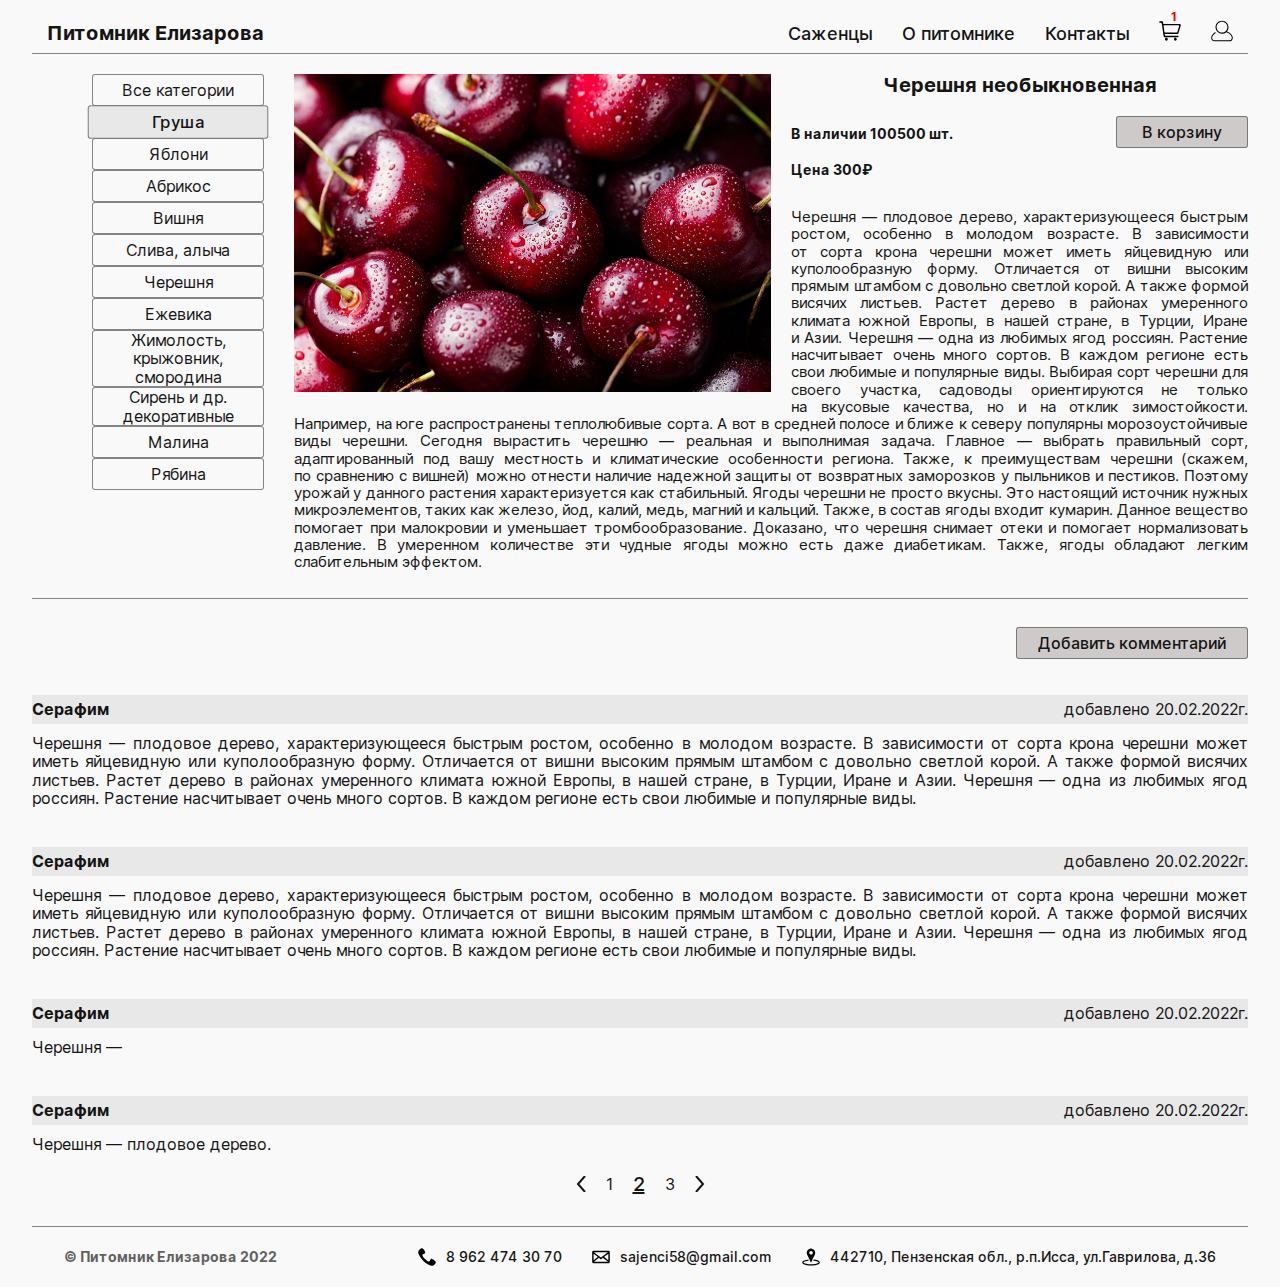
<file: src/card-description.html>
<!DOCTYPE html>
<html lang="ru">
<head>
  <meta charset="UTF-8">
  <meta name="viewport" content="width=device-width, initial-scale=1.0">
  <meta http-equiv="X-UA-Compatible" content="ie=edge">
  <link rel="stylesheet" href="https://unpkg.com/swiper/swiper-bundle.min.css">
  <script src="https://unpkg.com/swiper/swiper-bundle.min.js"></script>
  <link rel="stylesheet" href="./pages/index.css">
  <title>Питомник Елизарова</title>
</head>
<body class="page">
  <header class="header page__section">
    <nav class="nav header__nav nav_desctop">
      <a href="./index.html" class="nav__link">
        <h1 class="nav__title">
          Питомник Елизарова
        </h1>
      </a>
      <ul class="nav__links">
        <li class="nav__link">
          <a href="./plants.html" class="nav__link">Саженцы</a>
        </li>
        <li class="nav__link">
          <a href="#" class="nav__link">О питомнике</a>
        </li>
        <li class="nav__link">
          <a href="./contacts.html" class="nav__link">Контакты</a>
        </li>
        <li class="nav__link">
          <a href="./cart.html" class="nav__link">
            <img src="./images/cart.svg" alt="Корзина" class="nav__image">
            <div class="nav__cart">
              <p class="nav__count">1</p>
            </div>
          </a>
        </li>
        <li class="nav__link">
          <a href="#" class="nav__link">
            <img src="./images/account.svg" alt="Личный кабинет" class="nav__image">
          </a>
        </li>
      </ul>
    </nav>

    <div class="nav__menu">
      <button type="button" class="button-menu header__button">
        <span class="button-menu__line"></span>
        <span class="button-menu__line"></span>
        <span class="button-menu__line"></span>
      </button>
      <a href="./index.html" class="nav__link nav__link_mobile">
        <h1 class="nav__title">
          Питомник Елизарова
        </h1>
      </a>
    </div>

    <ul class="nav__list">
      <li class="nav__link">
        <a href="./cart.html" class="menu__link">
          <img src="./images/cart.svg" alt="Корзина" class="nav__image">
          <div class="nav__cart">
            <p class="nav__count">1</p>
          </div>
        </a>
      </li>
      <li class="nav__link">
        <a href="#" class="nav__link">
          <img src="./images/account.svg" alt="Личный кабинет" class="nav__image">
        </a>
      </li>
    </ul>

    <section class="menu">
      <button type="button" class="menu__button-close menu__button-close_theme_light"></button>
      <nav class="nav">
        <ul class="nav__links nav__links_type_vertical">
          <li class="nav__link">
            <a href="./index.html" class="nav__link">
              <h1 class="nav__title">
                Питомник Елизарова
              </h1>
            </a>
          </li>
          <li class="header__link">
            <a href="./plants.html" class="nav__link">Саженцы</a>
          </li>
          <li class="header__link">
            <a href="#" class="nav__link">О питомнике</a>
          </li>
          <li class="nav__link">
            <a href="./contacts.html" class="nav__link">Контакты</a>
          </li>
        </ul>
      </nav>
    </section>
    
  </header>

  <main class="content page__section">
    
    <section class="card-content">
    
      <article class="categories">
        <a href="#" class="categories__button-title">Все категории</a>
        <span class="categories__current">Груша</span>
        <ul class="categories__list">
          <li class="categories__item">
            <a href="#" class="categories__button categories__button_active">Все категории</a>
          </li>
          <li class="categories__item">
            <a href="#" class="categories__button">Груша</a>
          </li>
          <li class="categories__item">
            <a href="#" class="categories__button">Яблони</a>
          </li>
          <li class="categories__item">
            <a href="#" class="categories__button">Абрикос</a>
          </li>
          <li class="categories__item">
            <a href="#" class="categories__button">Вишня</a>
          </li>
          <li class="categories__item">
            <a href="#" class="categories__button">Слива, алыча</a>
          </li>
          <li class="categories__item">
            <a href="#" class="categories__button">Черешня</a>
          </li>
          <li class="categories__item">
            <a href="#" class="categories__button">Ежевика</a>
          </li>
          <li class="categories__item">
            <a href="#" class="categories__button">Жимолость, крыжовник, смородина</a>
          </li>
          <li class="categories__item">
            <a href="#" class="categories__button">Сирень и др. декоративные</a>
          </li>
          <li class="categories__item">
            <a href="#" class="categories__button">Малина</a>
          </li>
          <li class="categories__item">
            <a href="#" class="categories__button">Рябина</a>
          </li>
        </ul>
      </article>
      
      <article class="card-description">
        <img src="./images/sweet-cherry.png" alt="Черешня" class="card-description__image">
        <h3 class="card-description__title">Черешня необыкновенная</h3>
        <div class="card-description__price-container">
          <p class="card-description__quanity">В наличии 100500 шт.</p>
          <p class="card-description__price">Цена 300&#8381;</p>
          <a class="card-description__button" href="#">В корзину</a>
        </div>
        <p class="card-description__caption">
          Черешня&nbsp;&mdash; плодовое дерево, характеризующееся быстрым ростом, особенно в&nbsp;молодом возрасте. 
          В&nbsp;зависимости от&nbsp;сорта крона черешни может иметь яйцевидную или куполообразную форму. 
          Отличается от&nbsp;вишни высоким прямым штамбом с&nbsp;довольно светлой корой. А&nbsp;также формой висячих 
          листьев. Растет дерево в&nbsp;районах умеренного климата южной Европы, в&nbsp;нашей стране, в&nbsp;Турции, 
          Иране и&nbsp;Азии. Черешня&nbsp;&mdash; одна из&nbsp;любимых ягод россиян. Растение насчитывает очень много 
          сортов. В&nbsp;каждом регионе есть свои любимые и&nbsp;популярные виды. Выбирая сорт черешни для своего 
          участка, садоводы ориентируются не&nbsp;только на&nbsp;вкусовые качества, но&nbsp;и&nbsp;на&nbsp;отклик 
          зимостойкости. Например, на&nbsp;юге распространены теплолюбивые сорта. А&nbsp;вот в&nbsp;средней полосе 
          и&nbsp;ближе к&nbsp;северу популярны морозоустойчивые виды черешни. Сегодня вырастить черешню&nbsp;&mdash; 
          реальная и&nbsp;выполнимая задача. Главное&nbsp;&mdash; выбрать правильный сорт, адаптированный под вашу 
          местность и&nbsp;климатические особенности региона. Также, к&nbsp;преимуществам черешни (скажем, 
          по&nbsp;сравнению с&nbsp;вишней) можно отнести наличие надежной защиты от&nbsp;возвратных заморозков 
          у&nbsp;пыльников и&nbsp;пестиков. Поэтому урожай у&nbsp;данного растения характеризуется как стабильный. 
          Ягоды черешни не&nbsp;просто вкусны. Это настоящий источник нужных микроэлементов, таких как железо, 
          йод, калий, медь, магний и&nbsp;кальций. Также, в&nbsp;состав ягоды входит кумарин. Данное вещество 
          помогает при малокровии и&nbsp;уменьшает тромбообразование. Доказано, что черешня снимает отеки и&nbsp;помогает 
          нормализовать давление. В&nbsp;умеренном количестве эти чудные ягоды можно есть даже диабетикам. Также, 
          ягоды обладают легким слабительным эффектом.
        </p>
      </article>

      <hr class="card-description__line">
      <article class="comments">
        <a class="comments__button" href="#">Добавить комментарий</a>
        <form name="comments" class="form form_option_comments" action="." method="POST">
          <fieldset class="form__info">
            <label for="firstname" class="form__label">Имя</label>
            <input type="text" id="firstname" name="firstname" class="form__item" minlength="2" maxlength="50" required>
            <span class="form__item-error" id="firstname-error"></span>
            <label for="comments" class="form__label">Комментарий</label>
            <textarea name="comments" id="comments" class="form__item form__item_el_comments" minlength="2" required></textarea>
            <span class="form__item-error" id="comments-error"></span>
            <button type="submit" class="form__button">
              Опубликовать
            </button>
          </fieldset>
        </form>
        <div class="comments__container">
          <h4 class="comments__name">Серафим</h4>
          <p class="comments__data">добавлено 20.02.2022г.</p>
          <p class="comments__text">Черешня&nbsp;&mdash; плодовое дерево, характеризующееся быстрым ростом, особенно в&nbsp;молодом возрасте. 
            В&nbsp;зависимости от&nbsp;сорта крона черешни может иметь яйцевидную или куполообразную форму. 
            Отличается от&nbsp;вишни высоким прямым штамбом с&nbsp;довольно светлой корой. А&nbsp;также формой висячих 
            листьев. Растет дерево в&nbsp;районах умеренного климата южной Европы, в&nbsp;нашей стране, в&nbsp;Турции, 
            Иране и&nbsp;Азии. Черешня&nbsp;&mdash; одна из&nbsp;любимых ягод россиян. Растение насчитывает очень много 
            сортов. В&nbsp;каждом регионе есть свои любимые и&nbsp;популярные виды.
          </p>
        </div>
        <div class="comments__container">
          <h4 class="comments__name">Серафим</h4>
          <p class="comments__data">добавлено 20.02.2022г.</p>
          <p class="comments__text">Черешня&nbsp;&mdash; плодовое дерево, характеризующееся быстрым ростом, особенно в&nbsp;молодом возрасте. 
            В&nbsp;зависимости от&nbsp;сорта крона черешни может иметь яйцевидную или куполообразную форму. 
            Отличается от&nbsp;вишни высоким прямым штамбом с&nbsp;довольно светлой корой. А&nbsp;также формой висячих 
            листьев. Растет дерево в&nbsp;районах умеренного климата южной Европы, в&nbsp;нашей стране, в&nbsp;Турции, 
            Иране и&nbsp;Азии. Черешня&nbsp;&mdash; одна из&nbsp;любимых ягод россиян. Растение насчитывает очень много 
            сортов. В&nbsp;каждом регионе есть свои любимые и&nbsp;популярные виды.
          </p>
        </div>
        <div class="comments__container">
          <h4 class="comments__name">Серафим</h4>
          <p class="comments__data">добавлено 20.02.2022г.</p>
          <p class="comments__text">Черешня&nbsp;&mdash; 
          </p>
        </div>
        <div class="comments__container">
          <h4 class="comments__name">Серафим</h4>
          <p class="comments__data">добавлено 20.02.2022г.</p>
          <p class="comments__text">Черешня&nbsp;&mdash; плодовое дерево.
          </p>
        </div>
      </article>
    </section>
    <section class="paginator paginator_locate_center">
      <div class="paginator__button-prev"></div>
      <a class="paginator__page" href="#">1</a>
      <a class="paginator__page paginator__page_active" href="#">2</a>
      <a class="paginator__page" href="#">3</a>
      <div class="paginator__button-next"></div>
    </section>

  </main>
  <footer class="footer page__section">
    <p class="footer__copy">&copy; Питомник Елизарова&nbsp;2022</p>
    <ul class="footer__list">
      <li class="footer__item">
        <img class="footer__icon" src="./images/telephone-icon.svg" alt="Иконка телефона">
        <p class="footer__text">8 962 474 30 70</p>
      </li>
      <li class="footer__item">
        <img class="footer__icon" src="./images/mail.svg" alt="Иконка e-mail адреса">
        <p class="footer__text">sajenci58@gmail.com</p>
      </li>
      <li class="footer__item">
        <img class="footer__icon" src="./images/map.svg" alt="Иконка карты">
        <p class="footer__text"> 442710, Пензенская обл., р.п.Исса, ул.Гаврилова, д.36</p>
      </li>
    </ul>
  </footer>
  <script src="./pages/index.js"></script>
</body>
</html>
</file>
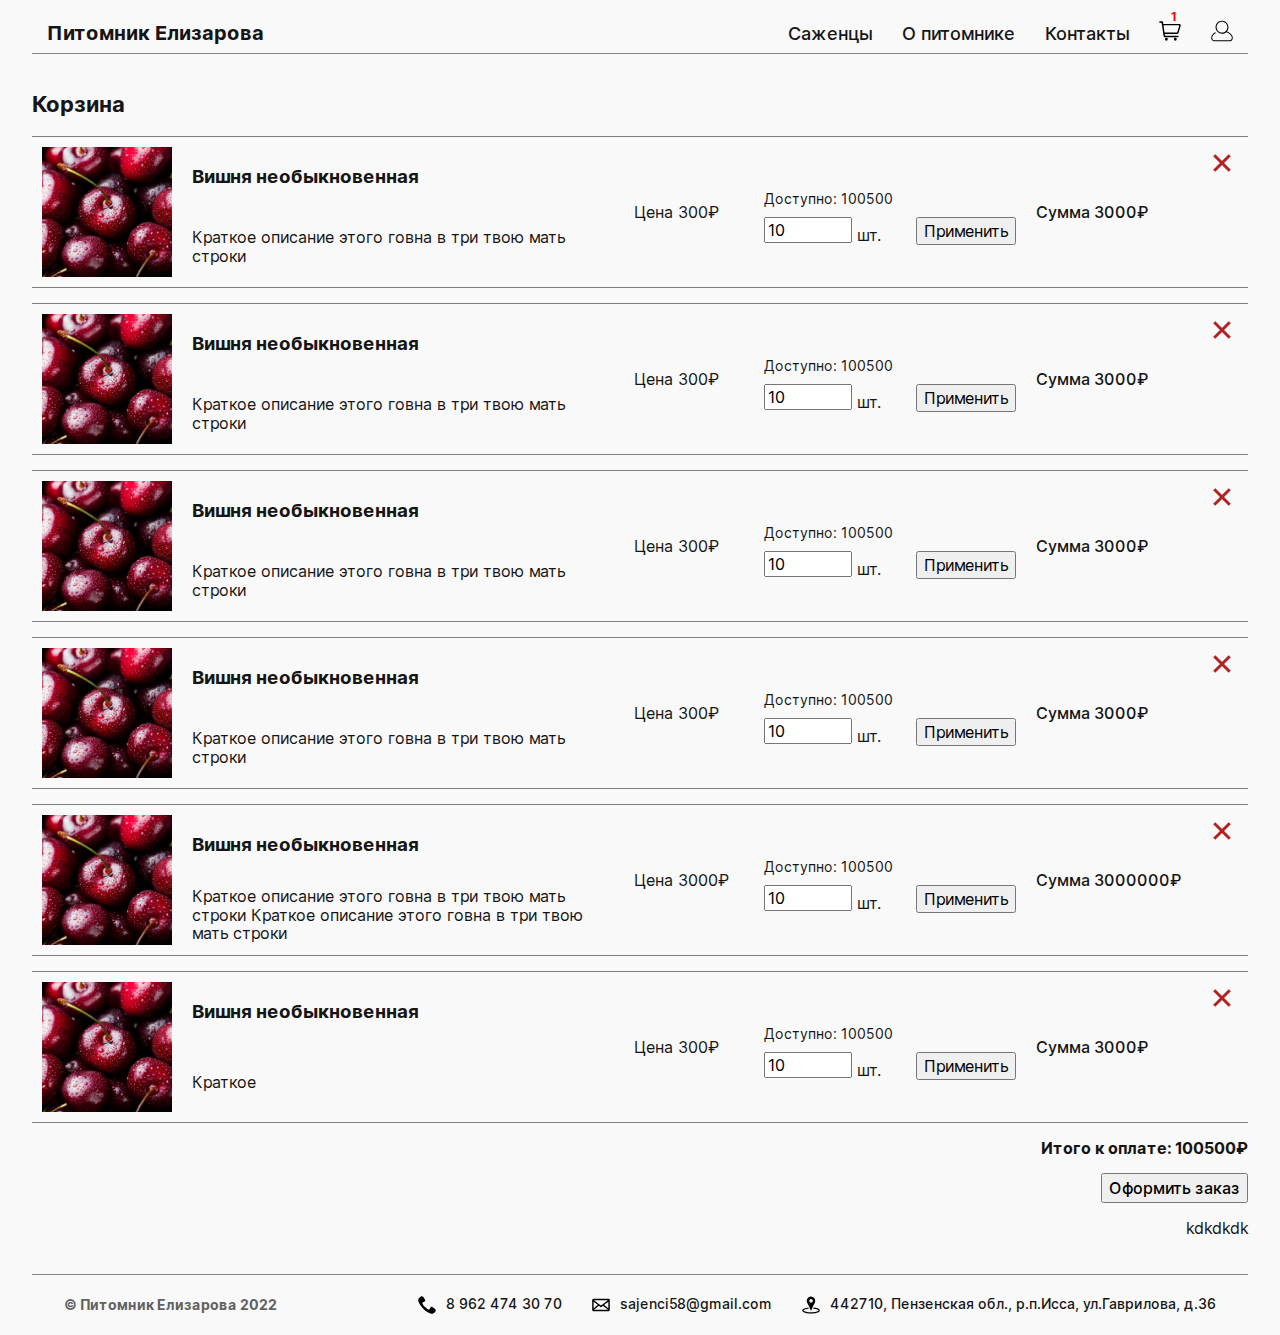
<file: src/cart.html>
<!DOCTYPE html>
<html lang="ru">
<head>
  <meta charset="UTF-8">
  <meta name="viewport" content="width=device-width, initial-scale=1.0">
  <meta http-equiv="X-UA-Compatible" content="ie=edge">
  <link rel="stylesheet" href="https://unpkg.com/swiper/swiper-bundle.min.css">
  <script src="https://unpkg.com/swiper/swiper-bundle.min.js"></script>
  <link rel="stylesheet" href="./pages/index.css">
  <title>Питомник Елизарова</title>
</head>
<body class="page">
  <header class="header page__section">
    <nav class="nav header__nav nav_desctop">
      <a href="./index.html" class="nav__link">
        <h1 class="nav__title">
          Питомник Елизарова
        </h1>
      </a>
      <ul class="nav__links">
        <li class="nav__link">
          <a href="./plants.html" class="nav__link">Саженцы</a>
        </li>
        <li class="nav__link">
          <a href="#" class="nav__link">О питомнике</a>
        </li>
        <li class="nav__link">
          <a href="./contacts.html" class="nav__link">Контакты</a>
        </li>
        <li class="nav__link">
          <a href="#" class="nav__link">
            <img src="./images/cart.svg" alt="Корзина" class="nav__image">
            <div class="nav__cart">
              <p class="nav__count">1</p>
            </div>
          </a>
        </li>
        <li class="nav__link">
          <a href="#" class="nav__link">
            <img src="./images/account.svg" alt="Личный кабинет" class="nav__image">
          </a>
        </li>
      </ul>
    </nav>

    <div class="nav__menu">
      <button type="button" class="button-menu header__button">
        <span class="button-menu__line"></span>
        <span class="button-menu__line"></span>
        <span class="button-menu__line"></span>
      </button>
      <a href="./index.html" class="nav__link nav__link_mobile">
        <h1 class="nav__title">
          Питомник Елизарова
        </h1>
      </a>
    </div>

    <ul class="nav__list">
      <li class="nav__link">
        <a href="#" class="menu__link">
          <img src="./images/cart.svg" alt="Корзина" class="nav__image">
          <div class="nav__cart">
            <p class="nav__count">1</p>
          </div>
        </a>
      </li>
      <li class="nav__link">
        <a href="#" class="nav__link">
          <img src="./images/account.svg" alt="Личный кабинет" class="nav__image">
        </a>
      </li>
    </ul>

    <section class="menu">
      <button type="button" class="menu__button-close menu__button-close_theme_light"></button>
      <nav class="nav">
        <ul class="nav__links nav__links_type_vertical">
          <li class="nav__link">
            <a href="./index.html" class="nav__link">
              <h1 class="nav__title">
                Питомник Елизарова
              </h1>
            </a>
          </li>
          <li class="header__link">
            <a href="./plants.html" class="nav__link">Саженцы</a>
          </li>
          <li class="header__link">
            <a href="#" class="nav__link">О питомнике</a>
          </li>
          <li class="nav__link">
            <a href="./contacts.html" class="nav__link">Контакты</a>
          </li>
        </ul>
      </nav>
    </section>
    
  </header>

  <main class="content page__section">

    <section class="cart">

      
      <h2 class="cart__title">Корзина</h2>
      <ul class="cart__list">
        <li class="cart__item">
          <img src="./images/sweet-cherry.png" alt="Черешня" class="cart__image">
          <a href="#" class="cart__link">
            <h3 class="cart__item-title">Вишня необыкновенная</h3>
          </a>
          <p class="cart__caption">Краткое описание этого говна в три твою мать строки</p>
          <p class="cart__price">Цена&nbsp;300&#8381;</p>
          <p class="cart__available">Доступно:&nbsp;100500</p>
          <form class="cart__form">
            <input class="cart__input" type="text" value="10">
            <p class="cart__text">шт.</p>
            <button class="cart__button">Применить</button>
          </form>
          <p class="cart__cost">Сумма&nbsp;3000&#8381;</p>
          <button type="button" class="cart__button-delete"></button>
        </li>
        <li class="cart__item">
          <img src="./images/sweet-cherry.png" alt="Черешня" class="cart__image">
          <a href="#" class="cart__link">
            <h3 class="cart__item-title">Вишня необыкновенная</h3>
          </a>          
          <p class="cart__caption">Краткое описание этого говна в три твою мать строки</p>
          <p class="cart__price">Цена&nbsp;300&#8381;</p>
          <p class="cart__available">Доступно:&nbsp;100500</p>
          <form class="cart__form">
            <input class="cart__input" type="text" value="10">
            <p class="cart__text">шт.</p>
            <button class="cart__button">Применить</button>
          </form>
          <p class="cart__cost">Сумма&nbsp;3000&#8381;</p>
          <button type="button" class="cart__button-delete"></button>
        </li>

        <li class="cart__item">
          <img src="./images/sweet-cherry.png" alt="Черешня" class="cart__image">
          <a href="#" class="cart__link">
            <h3 class="cart__item-title">Вишня необыкновенная</h3>
          </a>          
          <p class="cart__caption">Краткое описание этого говна в три твою мать строки</p>
          <p class="cart__price">Цена&nbsp;300&#8381;</p>
          <p class="cart__available">Доступно:&nbsp;100500</p>
          <form class="cart__form">
            <input class="cart__input" type="text" value="10">
            <p class="cart__text">шт.</p>
            <button class="cart__button">Применить</button>
          </form>
          <p class="cart__cost">Сумма&nbsp;3000&#8381;</p>
          <button type="button" class="cart__button-delete"></button>
        </li>
        <li class="cart__item">
          <img src="./images/sweet-cherry.png" alt="Черешня" class="cart__image">
          <a href="#" class="cart__link">
            <h3 class="cart__item-title">Вишня необыкновенная</h3>
          </a>          
          <p class="cart__caption">Краткое описание этого говна в три твою мать строки</p>
          <p class="cart__price">Цена&nbsp;300&#8381;</p>
          <p class="cart__available">Доступно:&nbsp;100500</p>
          <form class="cart__form">
            <input class="cart__input" type="text" value="10">
            <p class="cart__text">шт.</p>
            <button class="cart__button">Применить</button>
          </form>
          <p class="cart__cost">Сумма&nbsp;3000&#8381;</p>
          <button type="button" class="cart__button-delete"></button>
        </li>
        <li class="cart__item">
          <img src="./images/sweet-cherry.png" alt="Черешня" class="cart__image">
          <a href="#" class="cart__link">
            <h3 class="cart__item-title">Вишня необыкновенная</h3>
          </a>          
          <p class="cart__caption">Краткое описание этого говна в три твою мать строки 
            Краткое описание этого говна в три твою мать строки</p>
          <p class="cart__price">Цена&nbsp;3000&#8381;</p>
          <p class="cart__available">Доступно:&nbsp;100500</p>
          <form class="cart__form">
            <input class="cart__input" type="text" value="10">
            <p class="cart__text">шт.</p>
            <button class="cart__button">Применить</button>
          </form>
          <p class="cart__cost">Сумма&nbsp;3000000&#8381;</p>
          <button type="button" class="cart__button-delete"></button>
        </li>
        <li class="cart__item">
          <img src="./images/sweet-cherry.png" alt="Черешня" class="cart__image">
          <a href="#" class="cart__link">
            <h3 class="cart__item-title">Вишня необыкновенная</h3>
          </a>
          <p class="cart__caption">Краткое</p>
          <p class="cart__price">Цена&nbsp;300&#8381;</p>
          <p class="cart__available">Доступно:&nbsp;100500</p>
          <form class="cart__form">
            <input class="cart__input" type="text" value="10">
            <p class="cart__text">шт.</p>
            <button class="cart__button">Применить</button>
          </form>
          <p class="cart__cost">Сумма&nbsp;3000&#8381;</p>
          <button type="button" class="cart__button-delete"></button>
        </li>
      </ul>
      <div class="cart__total-item">
        <p class="cart__total">Итого к оплате: 100500&#8381;</p>
        <button class="cart__button-order" type="button">Оформить заказ</button>
        <div class="error">
          <p>kdkdkdk</p>
        </div>
        <div class="cart__order">
          <p class="cart__order-text">
            Для оформления заказа заполните форму.
            <br>
            Поля, отмеченные звёздочкой, обязательны для заполнения.
            <br>
            После оформления заказа мы свяжемся с Вами в течении 3 
            (трёх) рабочих дней для согласования даты выдачи заказа.
            <br> 
            Оплата заказа производится при получении.
          </p>
          <form name="order" class="form form_option_order" action="." method="POST">
            <fieldset class="form__info">
              <label for="firstname" class="form__label">Имя</label>
              <input type="text" id="firstname" name="firstname" class="form__item" minlength="2" maxlength="50" required>
              <span class="form__item-error" id="firstname-error"></span>
              <label for="lastname" class="form__label">Фамилия</label>
              <input type="text" id="lastname" name="lastname" class="form__item" minlength="2" maxlength="50" required>
              <span class="form__item-error" id="lastname-error"></span>
              <label for="telephone" class="form__label">Телефон</label>
              <input type="tel" id="telephone" name="telephone" class="form__item" minlength="2" maxlength="50" required>
              <span class="form__item-error" id="telephone-error"></span>
              <label for="email" class="form__label">e-mail</label>
              <input type="email" id="email" name="email" class="form__item" minlength="2" maxlength="50">
              <span class="form__item-error" id="email-error"></span>
              <button type="submit" class="form__button">
                Оформить заказ
              </button>
            </fieldset>
          </form>
        </div>
      </div>
    </section>

  </main>
  <footer class="footer page__section">
    <p class="footer__copy">&copy; Питомник Елизарова&nbsp;2022</p>
    <ul class="footer__list">
      <li class="footer__item">
        <img class="footer__icon" src="./images/telephone-icon.svg" alt="Иконка телефона">
        <p class="footer__text">8 962 474 30 70</p>
      </li>
      <li class="footer__item">
        <img class="footer__icon" src="./images/mail.svg" alt="Иконка e-mail адреса">
        <p class="footer__text">sajenci58@gmail.com</p>
      </li>
      <li class="footer__item">
        <img class="footer__icon" src="./images/map.svg" alt="Иконка карты">
        <p class="footer__text"> 442710, Пензенская обл., р.п.Исса, ул.Гаврилова, д.36</p>
      </li>
    </ul>
  </footer>
  <script src="./pages/index.js"></script>
</body>
</html>
</file>
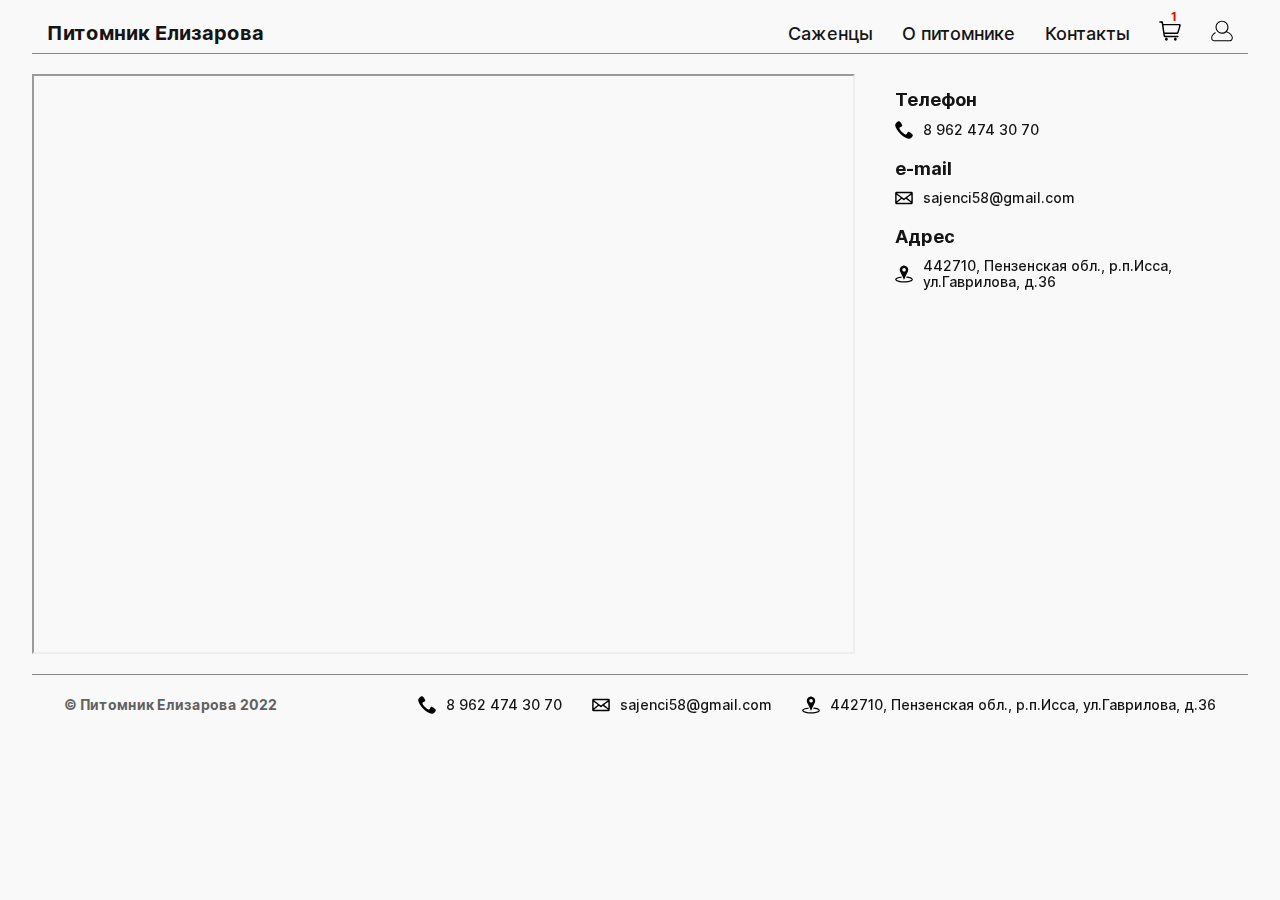
<file: src/contacts.html>
<!DOCTYPE html>
<html lang="ru">
<head>
  <meta charset="UTF-8">
  <meta name="viewport" content="width=device-width, initial-scale=1.0">
  <meta http-equiv="X-UA-Compatible" content="ie=edge">
  <link rel="stylesheet" href="https://unpkg.com/swiper/swiper-bundle.min.css">
  <script src="https://unpkg.com/swiper/swiper-bundle.min.js"></script>
  <link rel="stylesheet" href="./pages/index.css">
  <title>Питомник Елизарова</title>
</head>
<body class="page">
  <header class="header page__section">
    <nav class="nav header__nav nav_desctop">
      <a href="./index.html" class="nav__link">
        <h1 class="nav__title">
          Питомник Елизарова
        </h1>
      </a>
      <ul class="nav__links">
        <li class="nav__link">
          <a href="./plants.html" class="nav__link">Саженцы</a>
        </li>
        <li class="nav__link">
          <a href="#" class="nav__link">О питомнике</a>
        </li>
        <li class="nav__link">
          <a href="#" class="nav__link">Контакты</a>
        </li>
        <li class="nav__link">
          <a href="#" class="nav__link">
            <img src="./images/cart.svg" alt="Корзина" class="nav__image">
            <div class="nav__cart">
              <p class="nav__count">1</p>
            </div>
          </a>
        </li>
        <li class="nav__link">
          <a href="#" class="nav__link">
            <img src="./images/account.svg" alt="Личный кабинет" class="nav__image">
          </a>
        </li>
      </ul>
    </nav>

    <div class="nav__menu">
      <button type="button" class="button-menu header__button">
        <span class="button-menu__line"></span>
        <span class="button-menu__line"></span>
        <span class="button-menu__line"></span>
      </button>
      <a href="./index.html" class="nav__link nav__link_mobile">
        <h1 class="nav__title">
          Питомник Елизарова
        </h1>
      </a>
    </div>

    <ul class="nav__list">
      <li class="nav__link">
        <a href="#" class="menu__link">
          <img src="./images/cart.svg" alt="Корзина" class="nav__image">
          <div class="nav__cart">
            <p class="nav__count">1</p>
          </div>
        </a>
      </li>
      <li class="nav__link">
        <a href="#" class="nav__link">
          <img src="./images/account.svg" alt="Личный кабинет" class="nav__image">
        </a>
      </li>
    </ul>

    <section class="menu">
      <button type="button" class="menu__button-close menu__button-close_theme_light"></button>
      <nav class="nav">
        <ul class="nav__links nav__links_type_vertical">
          <li class="nav__link">
            <a href="./index.html" class="nav__link">
              <h1 class="nav__title">
                Питомник Елизарова
              </h1>
            </a>
          </li>
          <li class="header__link">
            <a href="./plants.html" class="nav__link">Саженцы</a>
          </li>
          <li class="header__link">
            <a href="#" class="nav__link">О питомнике</a>
          </li>
          <li class="nav__link">
            <a href="#" class="nav__link">Контакты</a>
          </li>
        </ul>
      </nav>
    </section>
    
  </header>

  <main class="content page__section">

    <section class="contacts">
      <iframe class="contacts__iframe"
        src="https://yandex.ru/map-widget/v1/?um=constructor%3A7cbbe7b6a2e43566de24760322b08d74318fe0609dbb58c3f32be87f078e6a99&amp;source=constructor">
      </iframe>
      <ul class="contacts__list">
        <li class="contacts__item">
          <h3 class="contacts__title">Телефон</h3>
          <div class="contacts__item-content">
            <img class="contacts__icon" src="./images/telephone-icon.svg" alt="Иконка телефона">
            <p class="contacts__text">8 962 474 30 70</p>
          </div>
        </li>
        <li class="contacts__item">
          <h3 class="contacts__title">e-mail</h3>
          <div class="contacts__item-content">
            <img class="contacts__icon" src="./images/mail.svg" alt="Иконка e-mail адреса">
            <p class="contacts__text">sajenci58@gmail.com</p>
          </div>
        </li>
        <li class="contacts__item">
          <h3 class="contacts__title">Адрес</h3>
          <div class="contacts__item-content">
            <img class="contacts__icon" src="./images/map.svg" alt="Иконка карты">
            <p class="contacts__text"> 442710, Пензенская обл., р.п.Исса, ул.Гаврилова, д.36</p>
          </div>
        </li>
      </ul>
    </section>
    

  </main>
  <footer class="footer page__section">
    <p class="footer__copy">&copy; Питомник Елизарова&nbsp;2022</p>
    <ul class="footer__list">
      <li class="footer__item">
        <img class="footer__icon" src="./images/telephone-icon.svg" alt="Иконка телефона">
        <p class="footer__text">8 962 474 30 70</p>
      </li>
      <li class="footer__item">
        <img class="footer__icon" src="./images/mail.svg" alt="Иконка e-mail адреса">
        <p class="footer__text">sajenci58@gmail.com</p>
      </li>
      <li class="footer__item">
        <img class="footer__icon" src="./images/map.svg" alt="Иконка карты">
        <p class="footer__text"> 442710, Пензенская обл., р.п.Исса, ул.Гаврилова, д.36</p>
      </li>
    </ul>
  </footer>
  <script src="./pages/index.js"></script>
</body>
</html>
</file>
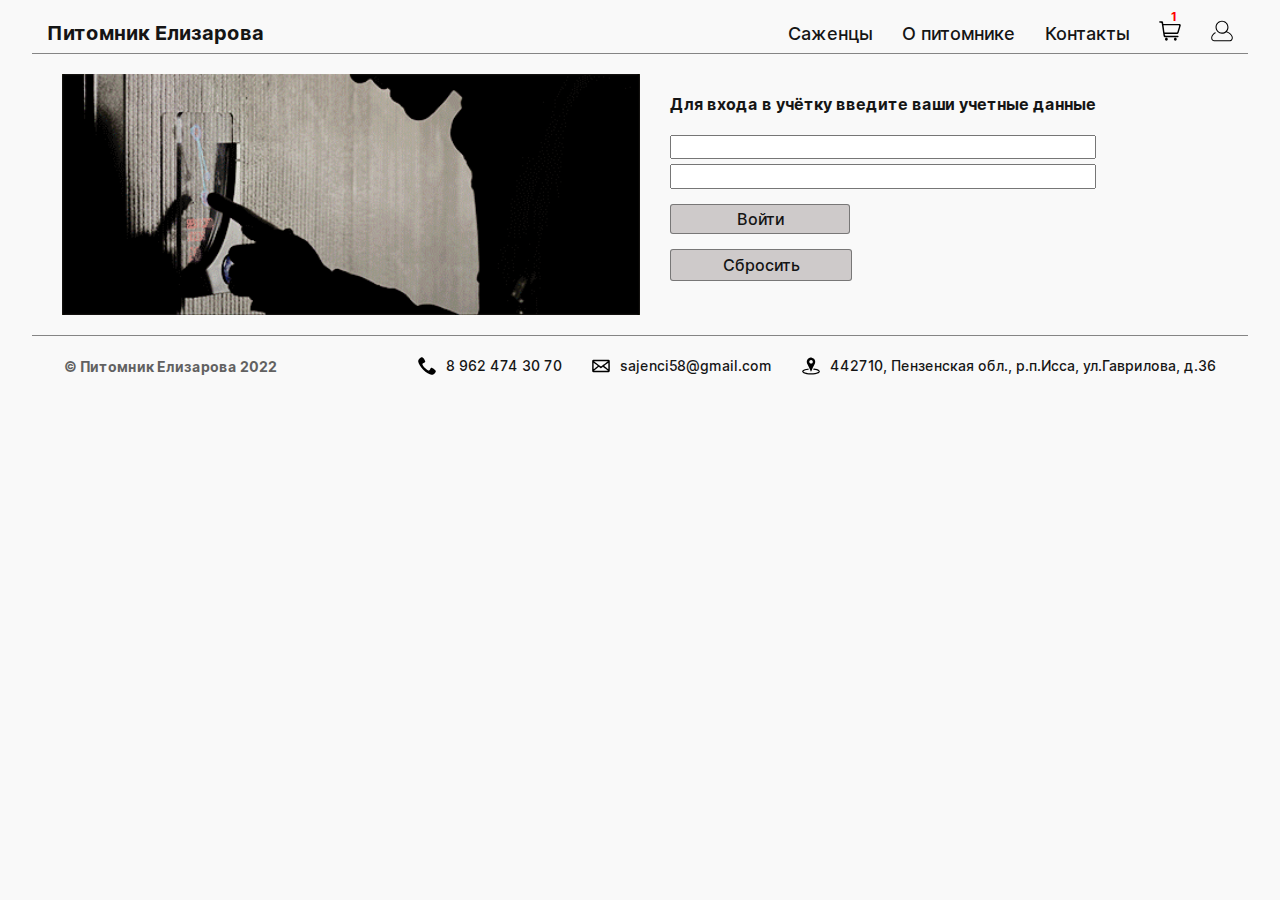
<file: src/login.html>
<!DOCTYPE html>
<html lang="ru">
<head>
  <meta charset="UTF-8">
  <meta name="viewport" content="width=device-width, initial-scale=1.0">
  <meta http-equiv="X-UA-Compatible" content="ie=edge">
  <link rel="stylesheet" href="https://unpkg.com/swiper/swiper-bundle.min.css">
  <script src="https://unpkg.com/swiper/swiper-bundle.min.js"></script>
  <link rel="stylesheet" href="./pages/index.css">
  <title>Питомник Елизарова</title>
</head>
<body class="page">
  <header class="header page__section">
    <nav class="nav header__nav nav_desctop">
      <a href="./index.html" class="nav__link">
        <h1 class="nav__title">
          Питомник Елизарова
        </h1>
      </a>
      <ul class="nav__links">
        <li class="nav__link">
          <a href="./plants.html" class="nav__link">Саженцы</a>
        </li>
        <li class="nav__link">
          <a href="#" class="nav__link">О питомнике</a>
        </li>
        <li class="nav__link">
          <a href="./contacts.html" class="nav__link">Контакты</a>
        </li>
        <li class="nav__link">
          <a href="#" class="nav__link">
            <img src="./images/cart.svg" alt="Корзина" class="nav__image">
            <div class="nav__cart">
              <p class="nav__count">1</p>
            </div>
          </a>
        </li>
        <li class="nav__link">
          <a href="#" class="nav__link">
            <img src="./images/account.svg" alt="Личный кабинет" class="nav__image">
          </a>
        </li>
      </ul>
    </nav>

    <div class="nav__menu">
      <button type="button" class="button-menu header__button">
        <span class="button-menu__line"></span>
        <span class="button-menu__line"></span>
        <span class="button-menu__line"></span>
      </button>
      <a href="./index.html" class="nav__link nav__link_mobile">
        <h1 class="nav__title">
          Питомник Елизарова
        </h1>
      </a>
    </div>

    <ul class="nav__list">
      <li class="nav__link">
        <a href="#" class="menu__link">
          <img src="./images/cart.svg" alt="Корзина" class="nav__image">
          <div class="nav__cart">
            <p class="nav__count">1</p>
          </div>
        </a>
      </li>
      <li class="nav__link">
        <a href="#" class="nav__link">
          <img src="./images/account.svg" alt="Личный кабинет" class="nav__image">
        </a>
      </li>
    </ul>

    <section class="menu">
      <button type="button" class="menu__button-close menu__button-close_theme_light"></button>
      <nav class="nav">
        <ul class="nav__links nav__links_type_vertical">
          <li class="nav__link">
            <a href="./index.html" class="nav__link">
              <h1 class="nav__title">
                Питомник Елизарова
              </h1>
            </a>
          </li>
          <li class="header__link">
            <a href="./plants.html" class="nav__link">Саженцы</a>
          </li>
          <li class="header__link">
            <a href="#" class="nav__link">О питомнике</a>
          </li>
          <li class="nav__link">
            <a href="./contacts.html" class="nav__link">Контакты</a>
          </li>
        </ul>
      </nav>
    </section>
    
  </header>

  <main class="content page__section">

    <section class="login">
      <img class="login__image" src="./images/login.gif">
      <div class="login__content">
        <h4>Для входа в учётку введите ваши учетные данные</h4>
        <form class="form form_option_login">
          <fieldset class="form__info">
            <input>
            <input>
            <button class="login__button">Войти</button>
            <a href="#" class="login__button">Сбросить</a>
          </fieldset>
        </form>
      </div>
    </section>

  </main>
  <footer class="footer page__section">
    <p class="footer__copy">&copy; Питомник Елизарова&nbsp;2022</p>
    <ul class="footer__list">
      <li class="footer__item">
        <img class="footer__icon" src="./images/telephone-icon.svg" alt="Иконка телефона">
        <p class="footer__text">8 962 474 30 70</p>
      </li>
      <li class="footer__item">
        <img class="footer__icon" src="./images/mail.svg" alt="Иконка e-mail адреса">
        <p class="footer__text">sajenci58@gmail.com</p>
      </li>
      <li class="footer__item">
        <img class="footer__icon" src="./images/map.svg" alt="Иконка карты">
        <p class="footer__text"> 442710, Пензенская обл., р.п.Исса, ул.Гаврилова, д.36</p>
      </li>
    </ul>
  </footer>
  <script src="./pages/index.js"></script>
</body>
</html>
</file>
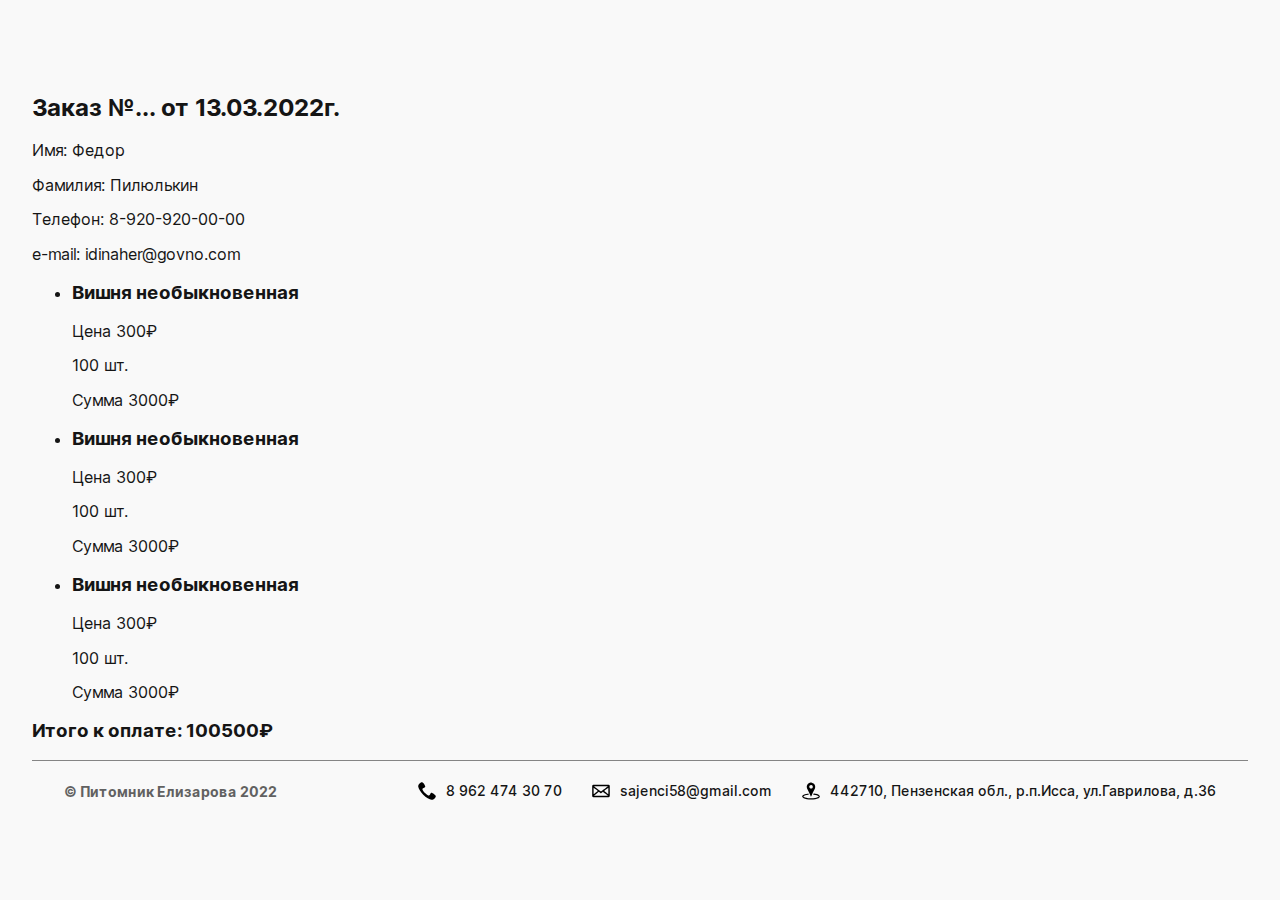
<file: src/order.html>
<!DOCTYPE html>
<html lang="ru">
<head>
  <meta charset="UTF-8">
  <meta name="viewport" content="width=device-width, initial-scale=1.0">
  <meta http-equiv="X-UA-Compatible" content="ie=edge">
  <link rel="stylesheet" href="https://unpkg.com/swiper/swiper-bundle.min.css">
  <script src="https://unpkg.com/swiper/swiper-bundle.min.js"></script>
  <link rel="stylesheet" href="./pages/index.css">
  <title>Питомник Елизарова</title>
</head>
<body class="page">
  <header class="header page__section">
  </header>

  <main class="content page__section">

    <section class="order">

      
      <h2 class="order__title">Заказ №... от 13.03.2022г.</h2>
      <p class="order__data">Имя: Федор</p>
      <p class="order__data">Фамилия: Пилюлькин</p>
      <p class="order__data">Телефон: 8-920-920-00-00</p>
      <p class="order__data">e-mail: idinaher@govno.com</p>
      <ul class="order__list">
        <li class="order__list-item">
          <div class="order__item">
            <h3 class="order__item-title">Вишня необыкновенная</h3>
            <p class="order__price">Цена&nbsp;300&#8381;</p>
            <p class="order__text">100&nbsp;шт.</p>
            <p class="order__cost">Сумма&nbsp;3000&#8381;</p>
          </div>
        </li>
        <li class="order__list-item">
          <div class="order__item">
            <h3 class="order__item-title">Вишня необыкновенная</h3>
            <p class="order__price">Цена&nbsp;300&#8381;</p>
            <p class="order__text">100&nbsp;шт.</p>
            <p class="order__cost">Сумма&nbsp;3000&#8381;</p>
          </div>
        </li>
        <li class="order__list-item">
          <div class="order__item">
            <h3 class="order__item-title">Вишня необыкновенная</h3>
            <p class="order__price">Цена&nbsp;300&#8381;</p>
            <p class="order__text">100&nbsp;шт.</p>
            <p class="order__cost">Сумма&nbsp;3000&#8381;</p>
          </div>
        </li>
      </ul>
      <h3 class="cart__total">Итого к оплате: 100500&#8381;</h3>
    </section>

  </main>
  <footer class="footer page__section">
    <p class="footer__copy">&copy; Питомник Елизарова&nbsp;2022</p>
    <ul class="footer__list">
      <li class="footer__item">
        <img class="footer__icon" src="./images/telephone-icon.svg" alt="Иконка телефона">
        <p class="footer__text">8 962 474 30 70</p>
      </li>
      <li class="footer__item">
        <img class="footer__icon" src="./images/mail.svg" alt="Иконка e-mail адреса">
        <p class="footer__text">sajenci58@gmail.com</p>
      </li>
      <li class="footer__item">
        <img class="footer__icon" src="./images/map.svg" alt="Иконка карты">
        <p class="footer__text"> 442710, Пензенская обл., р.п.Исса, ул.Гаврилова, д.36</p>
      </li>
    </ul>
  </footer>
  <script src="./pages/index.js"></script>
</body>
</html>
</file>
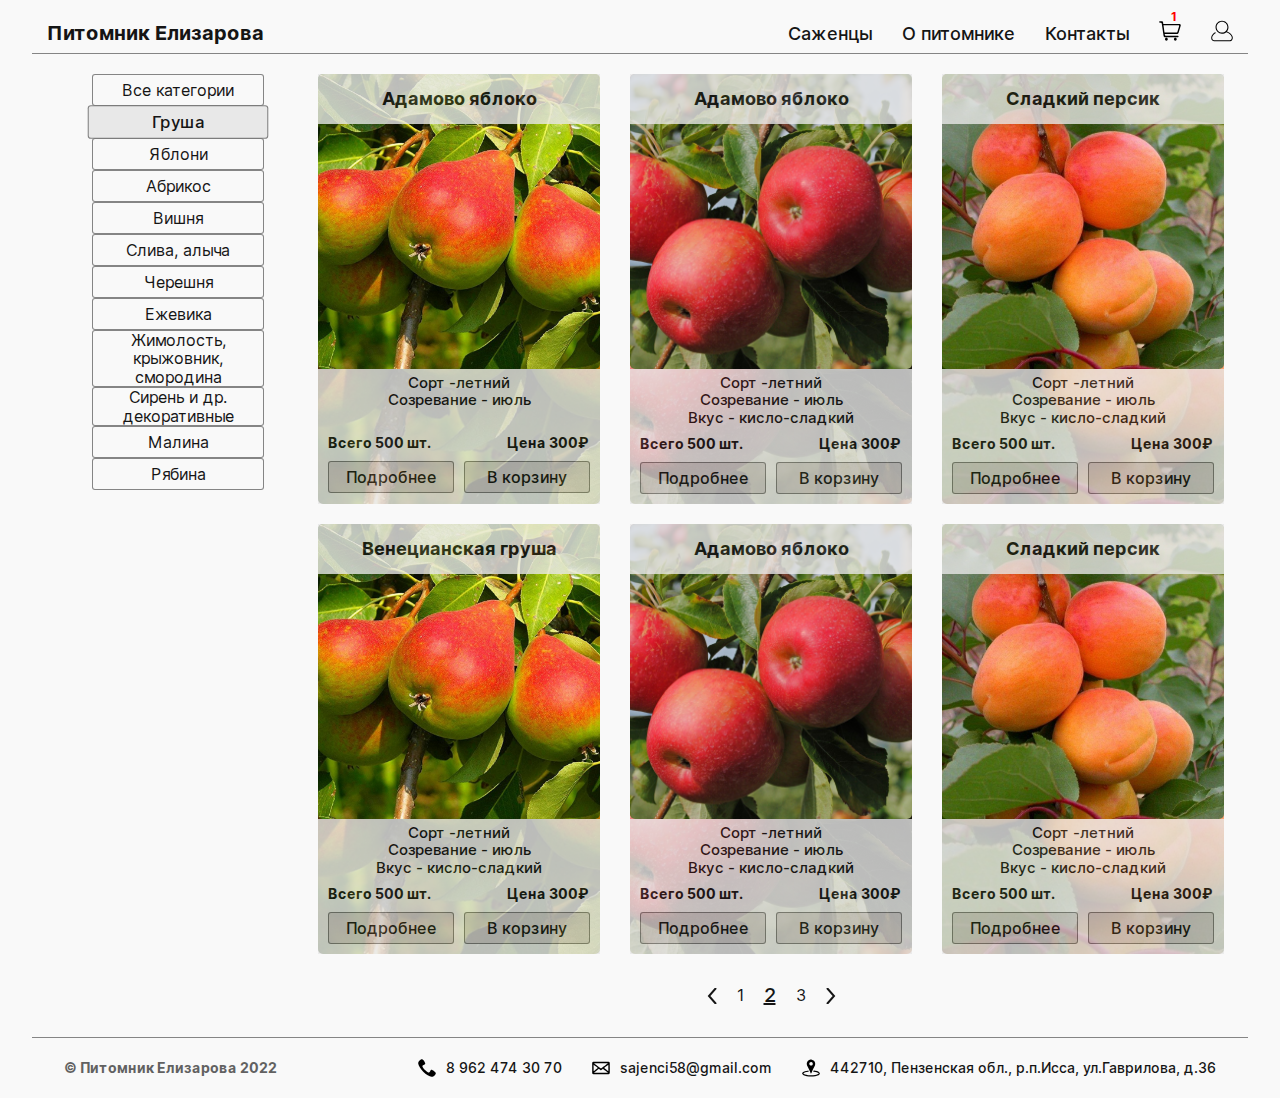
<file: src/plants.html>
<!DOCTYPE html>
<html lang="ru">
<head>
  <meta charset="UTF-8">
  <meta name="viewport" content="width=device-width, initial-scale=1.0">
  <meta http-equiv="X-UA-Compatible" content="ie=edge">
  <link rel="stylesheet" href="https://unpkg.com/swiper/swiper-bundle.min.css">
  <script src="https://unpkg.com/swiper/swiper-bundle.min.js"></script>
  <link rel="stylesheet" href="./pages/index.css">
  <title>Питомник Елизарова</title>
</head>
<body class="page">
  <header class="header page__section">
    <nav class="nav header__nav nav_desctop">
      <a href="./index.html" class="nav__link">
        <h1 class="nav__title">
          Питомник Елизарова
        </h1>
      </a>
      <ul class="nav__links">
        <li class="nav__link">
          <a href="#" class="nav__link">Саженцы</a>
        </li>
        <li class="nav__link">
          <a href="#" class="nav__link">О питомнике</a>
        </li>
        <li class="nav__link">
          <a href="./contacts.html" class="nav__link">Контакты</a>
        </li>
        <li class="nav__link">
          <a href="./cart.html" class="nav__link">
            <img src="./images/cart.svg" alt="Корзина" class="nav__image">
            <div class="nav__cart">
              <p class="nav__count">1</p>
            </div>
          </a>
        </li>
        <li class="nav__link">
          <a href="#" class="nav__link">
            <img src="./images/account.svg" alt="Личный кабинет" class="nav__image">
          </a>
        </li>
      </ul>
    </nav>

    <div class="nav__menu">
      <button type="button" class="button-menu header__button">
        <span class="button-menu__line"></span>
        <span class="button-menu__line"></span>
        <span class="button-menu__line"></span>
      </button>
      <a href="./index.html" class="nav__link nav__link_mobile">
        <h1 class="nav__title">
          Питомник Елизарова
        </h1>
      </a>
    </div>

    <ul class="nav__list">
      <li class="nav__link">
        <a href="./cart.html" class="menu__link">
          <img src="./images/cart.svg" alt="Корзина" class="nav__image">
          <div class="nav__cart">
            <p class="nav__count">1</p>
          </div>
        </a>
      </li>
      <li class="nav__link">
        <a href="#" class="nav__link">
          <img src="./images/account.svg" alt="Личный кабинет" class="nav__image">
        </a>
      </li>
    </ul>

    <section class="menu">
      <button type="button" class="menu__button-close menu__button-close_theme_light"></button>
      <nav class="nav">
        <ul class="nav__links nav__links_type_vertical">
          <li class="nav__link">
            <a href="./index.html" class="nav__link">
              <h1 class="nav__title">
                Питомник Елизарова
              </h1>
            </a>
          </li>
          <li class="header__link">
            <a href="#" class="nav__link">Саженцы</a>
          </li>
          <li class="header__link">
            <a href="#" class="nav__link">О питомнике</a>
          </li>
          <li class="nav__link">
            <a href="./contacts.html" class="nav__link">Контакты</a>
          </li>
        </ul>
      </nav>
    </section>

  </header>

  <main class="content page__section">
    
    <section class="plants">
      <article class="categories">
        <a href="#" class="categories__button-title">Все категории</a>
        <span class="categories__current">Груша</span>
        <ul class="categories__list">
          <li class="categories__item">
            <a href="./card-description.html" class="categories__button categories__button_active">Все категории</a>
          </li>
          <li class="categories__item">
            <a href="#" class="categories__button">Груша</a>
          </li>
          <li class="categories__item">
            <a href="#" class="categories__button">Яблони</a>
          </li>
          <li class="categories__item">
            <a href="#" class="categories__button">Абрикос</a>
          </li>
          <li class="categories__item">
            <a href="#" class="categories__button">Вишня</a>
          </li>
          <li class="categories__item">
            <a href="#" class="categories__button">Слива, алыча</a>
          </li>
          <li class="categories__item">
            <a href="#" class="categories__button">Черешня</a>
          </li>
          <li class="categories__item">
            <a href="#" class="categories__button">Ежевика</a>
          </li>
          <li class="categories__item">
            <a href="#" class="categories__button">Жимолость, крыжовник, смородина</a>
          </li>
          <li class="categories__item">
            <a href="#" class="categories__button">Сирень и др. декоративные</a>
          </li>
          <li class="categories__item">
            <a href="#" class="categories__button">Малина</a>
          </li>
          <li class="categories__item">
            <a href="#" class="categories__button">Рябина</a>
          </li>
        </ul>
      </article>
      <ul class="cards">
        <li class="card">
          <a href="./card-description.html" class="card__button-card" style="background-image:url(./images/pear.jpg)">
            <figure class="card__image" style="background-image:url(./images/pear.jpg)">
              <figcaption class="card__caption">Адамово яблоко</figcaption>
            </figure>
          </a>
          <div class="card__description">
            <h3 class="card__title">Венецианская груша</h3>
            <p class="card__text">Сорт -летний<br>Созревание - июль</p>
            <p class="card__quantity">Всего 500 шт.</p>
            <p class="card__price">Цена 300&#8381;</p>
            <a href="./card-description.html" class="card__button-cart">Подробнее</a>
            <a href="#" class="card__button-cart">В корзину</a>
          </div>
        </li>
        <li class="card">
          <a href="./card-description.html" class="card__button-card" style="background-image:url(./images/apple.jpg)">
            <figure class="card__image" style="background-image:url(./images/apple.jpg)">
              <figcaption class="card__caption">Адамово яблоко</figcaption>
            </figure>
          </a>
          <div class="card__description">
            <h3 class="card__title">Венецианская груша</h3>
            <p class="card__text">Сорт -летний<br>Созревание - июль<br>Вкус - кисло-сладкий</p>
            <p class="card__quantity">Всего 500 шт.</p>
            <p class="card__price">Цена 300&#8381;</p>
            <a href="./card-description.html" class="card__button-cart">Подробнее</a>
            <a href="#" class="card__button-cart">В корзину</a>
          </div>
        </li>
        <li class="card">
          <a href="./card-description.html" class="card__button-card" style="background-image:url(./images/apricot.jpg)">
            <figure class="card__image" style="background-image:url(./images/apricot.jpg)">
              <figcaption class="card__caption">Сладкий персик</figcaption>
            </figure>
          </a>
          <div class="card__description">
            <h3 class="card__title">Венецианская груша</h3>
            <p class="card__text">Сорт -летний<br>Созревание - июль<br>Вкус - кисло-сладкий</p>
            <p class="card__quantity">Всего 500 шт.</p>
            <p class="card__price">Цена 300&#8381;</p>
            <a href="./card-description.html" class="card__button-cart">Подробнее</a>
            <a href="#" class="card__button-cart">В корзину</a>
          </div>
        </li>
        <li class="card">
          <a href="./card-description.html" class="card__button-card" style="background-image:url(./images/pear.jpg)">
            <figure class="card__image" style="background-image:url(./images/pear.jpg)">
              <figcaption class="card__caption">Венецианская груша</figcaption>
            </figure>
          </a>
          <div class="card__description">
            <h3 class="card__title">Венецианская груша</h3>
            <p class="card__text">Сорт -летний<br>Созревание - июль<br>Вкус - кисло-сладкий</p>
            <p class="card__quantity">Всего 500 шт.</p>
            <p class="card__price">Цена 300&#8381;</p>
            <a href="./card-description.html" class="card__button-cart">Подробнее</a>
            <a href="#" class="card__button-cart">В корзину</a>
          </div>
        </li>
        <li class="card">
          <a href="./card-description.html" class="card__button-card" style="background-image:url(./images/apple.jpg)">
            <figure class="card__image" style="background-image:url(./images/apple.jpg)">
              <figcaption class="card__caption">Адамово яблоко</figcaption>
            </figure>
          </a>
          <div class="card__description">
            <h3 class="card__title">Венецианская груша</h3>
            <p class="card__text">Сорт -летний<br>Созревание - июль<br>Вкус - кисло-сладкий</p>
            <p class="card__quantity">Всего 500 шт.</p>
            <p class="card__price">Цена 300&#8381;</p>
            <a href="./card-description.html" class="card__button-cart">Подробнее</a>
            <a href="#" class="card__button-cart">В корзину</a>
          </div>
        </li>
        <li class="card">
          <a href="./card-description.html" class="card__button-card" style="background-image:url(./images/apricot.jpg)">
            <figure class="card__image" style="background-image:url(./images/apricot.jpg)">
              <figcaption class="card__caption">Сладкий персик</figcaption>
            </figure>
          </a>
          <div class="card__description">
            <h3 class="card__title">Венецианская груша</h3>
            <p class="card__text">Сорт -летний<br>Созревание - июль<br>Вкус - кисло-сладкий</p>
            <p class="card__quantity">Всего 500 шт.</p>
            <p class="card__price">Цена 300&#8381;</p>
            <a href="./card-description.html" class="card__button-cart">Подробнее</a>
            <a href="#" class="card__button-cart">В корзину</a>
          </div>
        </li>
      </ul>
    </section>
    <section class="paginator">
      <div class="paginator__button-prev"></div>
      <a class="paginator__page" href="#">1</a>
      <a class="paginator__page paginator__page_active" href="#">2</a>
      <a class="paginator__page" href="#">3</a>
      <div class="paginator__button-next"></div>
    </section>

  </main>
  <footer class="footer page__section">
    <p class="footer__copy">&copy; Питомник Елизарова&nbsp;2022</p>
    <ul class="footer__list">
      <li class="footer__item">
        <img class="footer__icon" src="./images/telephone-icon.svg" alt="Иконка телефона">
        <p class="footer__text">8 962 474 30 70</p>
      </li>
      <li class="footer__item">
        <img class="footer__icon" src="./images/mail.svg" alt="Иконка e-mail адреса">
        <p class="footer__text">sajenci58@gmail.com</p>
      </li>
      <li class="footer__item">
        <img class="footer__icon" src="./images/map.svg" alt="Иконка карты">
        <p class="footer__text"> 442710, Пензенская обл., р.п.Исса, ул.Гаврилова, д.36</p>
      </li>
    </ul>
  </footer>
  <script src="./pages/index.js"></script>
</body>
</html>
</file>
<file: src/pages/index.css>
@import url(../vendor/normalize.css);
@import url(../vendor/fonts/fonts.css);
@import url(../blocks/page/page.css);
@import url(../blocks/page/__section/page__section.css);
@import url(../blocks/header/header.css);
@import url(../blocks/header/__nav/header__nav.css);
@import url(../blocks/header/__button/header__button.css);
@import url(../blocks/button-menu/button-menu.css);
@import url(../blocks/button-menu/__line/button-menu__line.css);
@import url(../blocks/button-menu/__image/button-menu__image.css);
@import url(../blocks/menu/menu.css);
@import url(../blocks/menu/__button-close/menu__button-close.css);
@import url(../blocks/menu/_opened/menu_opened.css);
@import url(../blocks/nav/_desctop/nav_desctop.css);
@import url(../blocks/nav/__title/nav__title.css);
@import url(../blocks/nav/__links/nav__links.css);
@import url(../blocks/nav/__link/nav__link.css);
@import url(../blocks/nav/__link/_main/nav__link_main.css);
@import url(../blocks/nav/__image/nav__image.css);
@import url(../blocks/nav/__cart/nav__cart.css);
@import url(../blocks/nav/__count/nav__count.css);
@import url(../blocks/nav/__list/nav__list.css);
@import url(../blocks/nav/__link/_mobile/nav__link_mobile.css);
@import url(../blocks/nav/__basket/nav__basket.css);
@import url(../blocks/nav/__menu/nav__menu.css);
@import url(../blocks/swiper/swiper.css);
@import url(../blocks/swiper/__images/swiper__images.css);
@import url(../blocks/swiper/__image/swiper__image.css);
@import url(../blocks/swiper/__title/swiper__title.css);
@import url(../blocks/swiper/__button-prev/swiper__button-prev.css);
@import url(../blocks/swiper/__button-next/swiper__button-next.css);
@import url(../blocks/swiper/__pagination/swiper__pagination.css);
@import url(../blocks/elements/elements.css);
@import url(../blocks/elements/__title/elements__title.css);
@import url(../blocks/elements/__list/elements__list.css);
@import url(../blocks/element/__button-card/element__button-card.css);
@import url(../blocks/element/__image/element__image.css);
@import url(../blocks/element/__caption/element__caption.css);
@import url(../blocks/plants/plants.css);
@import url(../blocks/categories/categories.css);
@import url(../blocks/categories/__button-title/categories__button-title.css);
@import url(../blocks/categories/__current/categories__current.css);
@import url(../blocks/categories/__list/categories__list.css);
@import url(../blocks/categories/__list/_opened/categories__list_opened.css);
@import url(../blocks/categories/__item/categories__item.css);
@import url(../blocks/categories/__button/categories__button.css);
@import url(../blocks/categories/__button/_active/categories__button_active.css);
@import url(../blocks/cards/cards.css);
@import url(../blocks/card/card.css);
@import url(../blocks/card/__button-card/card__button-card.css);
@import url(../blocks/card/__image/card__image.css);
@import url(../blocks/card/__caption/card__caption.css);
@import url(../blocks/card/__description/card__description.css);
@import url(../blocks/card-description/__image/card-description__image.css);
@import url(../blocks/card-description/__title/card-description__title.css);
@import url(../blocks/card-description/__price-container/card-description__price-container.css);
@import url(../blocks/card-description/__quanity/card-description__quanity.css);
@import url(../blocks/card-description/__price/card-description__price.css);
@import url(../blocks/card-description/__button/card-description__button.css);
@import url(../blocks/card-description/__caption/card-description__caption.css);
@import url(../blocks/card-description/__line/card-description__line.css);
@import url(../blocks/card/__text/card__text.css);
@import url(../blocks/card/__quanity/card__quanity.css);
@import url(../blocks/card/__price/card__price.css);
@import url(../blocks/card/__button-cart/card__button-cart.css);
@import url(../blocks/card/__title/card__title.css);
@import url(../blocks/card-content/card-content.css);
@import url(../blocks/card-description/card-description.css);
@import url(../blocks/form/form.css);
@import url(../blocks/form/_option/form_option_comments.css);
@import url(../blocks/form/_option/form_option_login.css);
@import url(../blocks/form/_opened/form_opened.css);
@import url(../blocks/form/__info/form__info.css);
@import url(../blocks/form/__item/form__item.css);
@import url(../blocks/form/__item/_error/form__item_error.css);
@import url(../blocks/form/__item/_el/form__item_el_comments.css);
@import url(../blocks/form/__button/form__button.css);
@import url(../blocks/form/__label/form__label.css);
@import url(../blocks/comments/comments.css);
@import url(../blocks/comments/__button/comments__button.css);
@import url(../blocks/comments/__container/comments__container.css);
@import url(../blocks/comments/__name/comments__name.css);
@import url(../blocks/comments/__data/comments__data.css);
@import url(../blocks/comments/__text/comments__text.css);
@import url(../blocks/paginator/paginator.css);
@import url(../blocks/paginator/__button-prev/paginator__button-prev.css);
@import url(../blocks/paginator/__button-next/paginator__button-next.css);
@import url(../blocks/paginator/__page/paginator__page.css);
@import url(../blocks/paginator/__page/_active/paginator__page_active.css);
@import url(../blocks/paginator/_locate/paginator_locate_center.css);
@import url(../blocks/contacts/contacts.css);
@import url(../blocks/contacts/__list/contacts__list.css);
@import url(../blocks/contacts/__item/contacts__item.css);
@import url(../blocks/contacts/__title/contacts__title.css);
@import url(../blocks/contacts/__item-content/contacts__item-content.css);
@import url(../blocks/contacts/__text/contacts__text.css);
@import url(../blocks/contacts/__icon/contacts__icon.css);
@import url(../blocks/contacts/__copy/contacts__copy.css);
@import url(../blocks/contacts/__iframe/contacts__iframe.css);
@import url(../blocks/cart/cart.css);
@import url(../blocks/cart/__title/cart__title.css);
@import url(../blocks/cart/__list/cart__list.css);
@import url(../blocks/cart/__item/cart__item.css);
@import url(../blocks/cart/__item-title/cart__item-title.css);
@import url(../blocks/cart/__caption/cart__caption.css);
@import url(../blocks/cart/__image/cart__image.css);
@import url(../blocks/cart/__link/cart__link.css);
@import url(../blocks/cart/__price/cart__price.css);
@import url(../blocks/cart/__available/cart__available.css);
@import url(../blocks/cart/__form/cart__form.css);
@import url(../blocks/cart/__input-item/cart__input-item.css);
@import url(../blocks/cart/__input/cart__input.css);
@import url(../blocks/cart/__text/cart__text.css);
@import url(../blocks/cart/__button/cart__button.css);
@import url(../blocks/cart/__cost/cart__cost.css);
@import url(../blocks/cart/__button-delete/cart__button-delete.css);
@import url(../blocks/cart/__total-item/cart__total-item.css);
@import url(../blocks/cart/__total/cart__total.css);
@import url(../blocks/cart/__button-order/cart__button-order.css);
@import url(../blocks/cart/__order/cart__order.css);
@import url(../blocks/cart/__order/_opened/cart__order_opened.css);
@import url(../blocks/cart/__order-text/cart__order-text.css);
@import url(../blocks/login/login.css);
@import url(../blocks/login/__image/login__image.css);
@import url(../blocks/login/__button/login__button.css);
@import url(../blocks/footer/footer.css);
@import url(../blocks/footer/__list/footer__list.css);
@import url(../blocks/footer/__item/footer__item.css);
@import url(../blocks/footer/__text/footer__text.css);
@import url(../blocks/footer/__icon/footer__icon.css);
@import url(../blocks/footer/__copy/footer__copy.css);
</file>
